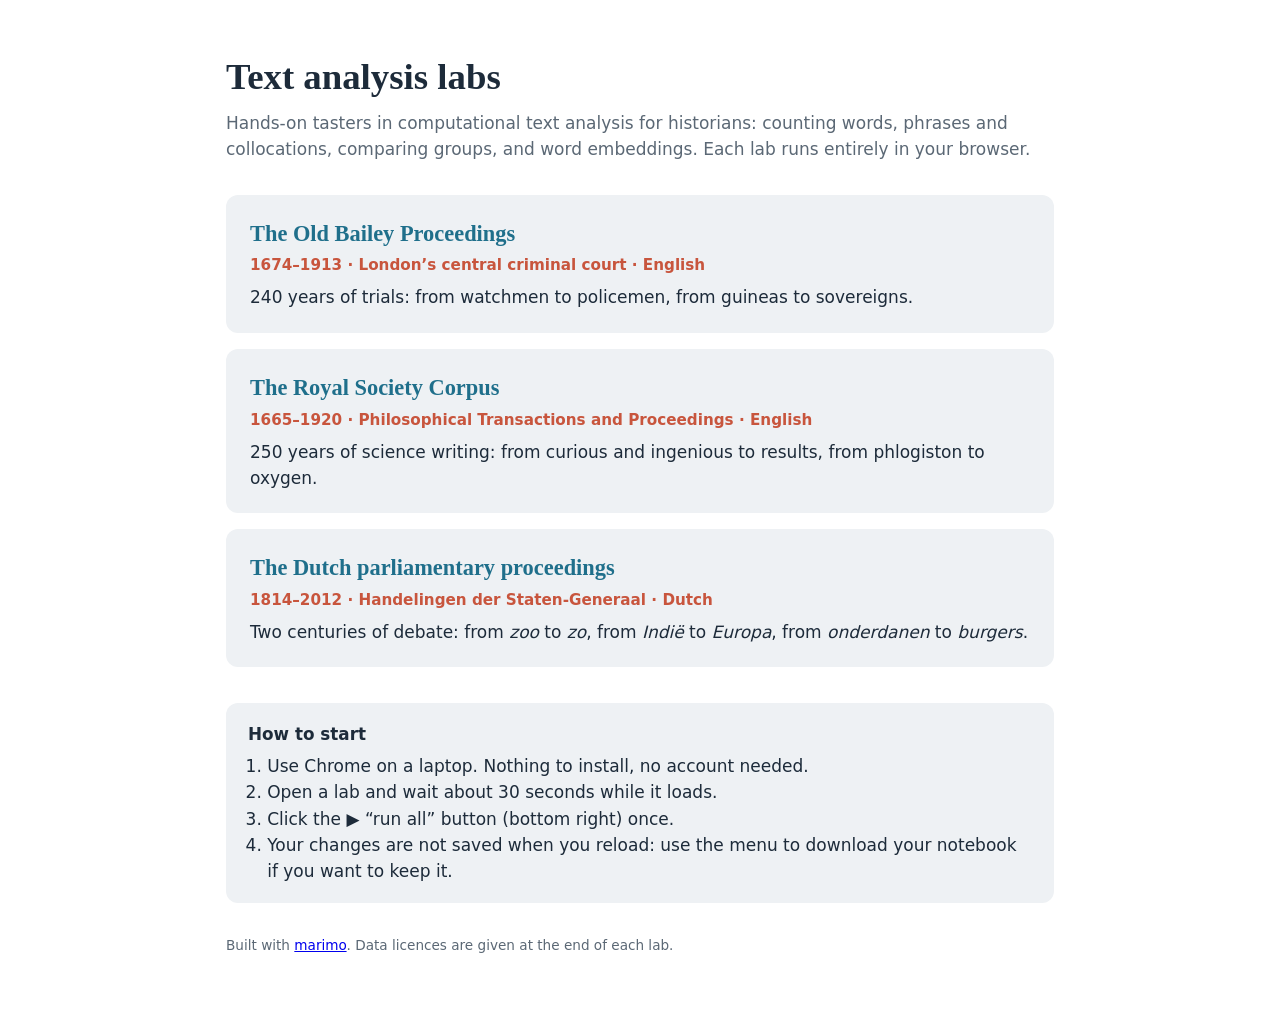
<file: docs/index.html>
<!doctype html>
<html lang="en">
<head>
<meta charset="utf-8">
<meta name="viewport" content="width=device-width, initial-scale=1">
<title>Text analysis labs</title>
<style>
  :root { --ink: #1d2b3a; --muted: #5b6875; --accent: #1f6f8b; --warm: #c8553d; --card: #eef1f4; --bg: #ffffff; }
  @media (prefers-color-scheme: dark) {
    :root { --ink: #e8edf2; --muted: #a9b4bf; --accent: #6fb7d1; --warm: #e98a74; --card: #1f2a36; --bg: #121a22; }
  }
  * { box-sizing: border-box; }
  body { margin: 0; background: var(--bg); color: var(--ink); font: 17px/1.55 system-ui, -apple-system, "Segoe UI", sans-serif; }
  main { max-width: 860px; margin: 0 auto; padding: 48px 16px 64px; }
  h1 { font-family: Cambria, Georgia, serif; font-size: 2.3rem; margin: 0 0 .3rem; }
  .lede { color: var(--muted); margin: 0 0 2rem; }
  .labs { display: grid; gap: 16px; }
  a.lab { display: block; background: var(--card); border-radius: 12px; padding: 20px 22px; color: inherit; text-decoration: none; border: 2px solid transparent; }
  a.lab:hover, a.lab:focus { border-color: var(--accent); }
  .lab h2 { font-family: Cambria, Georgia, serif; margin: 0 0 .2rem; color: var(--accent); font-size: 1.4rem; }
  .lab .meta { color: var(--warm); font-weight: 600; font-size: .95rem; margin-bottom: .4rem; }
  .lab p { margin: 0; }
  .how { margin-top: 2.2rem; padding: 18px 22px; border-left: 0; background: var(--card); border-radius: 12px; }
  .how h3 { margin: 0 0 .4rem; font-size: 1.05rem; }
  .how ol { margin: 0; padding-left: 1.2rem; }
  footer { margin-top: 2rem; color: var(--muted); font-size: .85rem; }
</style>
</head>
<body>
<main>
  <h1>Text analysis labs</h1>
  <p class="lede">Hands-on tasters in computational text analysis for historians: counting words, phrases and collocations, comparing groups, and word embeddings. Each lab runs entirely in your browser.</p>

  <div class="labs">
    <a class="lab" href="old-bailey/">
      <h2>The Old Bailey Proceedings</h2>
      <div class="meta">1674–1913 · London’s central criminal court · English</div>
      <p>240 years of trials: from watchmen to policemen, from guineas to sovereigns.</p>
    </a>
    <a class="lab" href="royal-society/">
      <h2>The Royal Society Corpus</h2>
      <div class="meta">1665–1920 · Philosophical Transactions and Proceedings · English</div>
      <p>250 years of science writing: from curious and ingenious to results, from phlogiston to oxygen.</p>
    </a>
    <a class="lab" href="dutch-parliament/">
      <h2>The Dutch parliamentary proceedings</h2>
      <div class="meta">1814–2012 · Handelingen der Staten-Generaal · Dutch</div>
      <p>Two centuries of debate: from <i>zoo</i> to <i>zo</i>, from <i>Indië</i> to <i>Europa</i>, from <i>onderdanen</i> to <i>burgers</i>.</p>
    </a>
  </div>

  <div class="how">
    <h3>How to start</h3>
    <ol>
      <li>Use Chrome on a laptop. Nothing to install, no account needed.</li>
      <li>Open a lab and wait about 30 seconds while it loads.</li>
      <li>Click the ▶ “run all” button (bottom right) once.</li>
      <li>Your changes are not saved when you reload: use the menu to download your notebook if you want to keep it.</li>
    </ol>
  </div>

  <footer>Built with <a href="https://marimo.io">marimo</a>. Data licences are given at the end of each lab.</footer>
</main>
</body>
</html>
</file>
